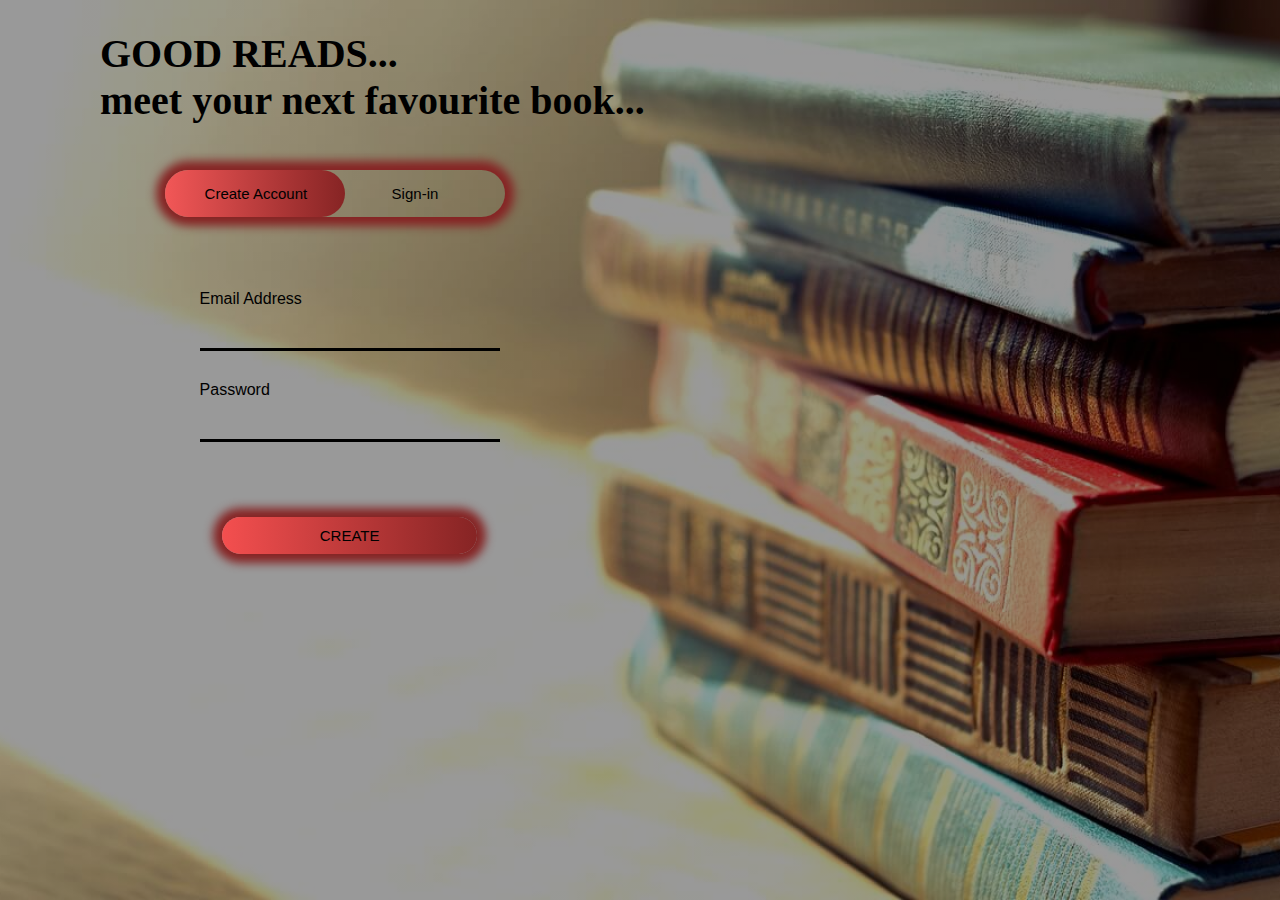
<file: TEMPLATE-BOOKS-SITE-main/index.html>
<html>
    <head>
        <title> book reviews login </title>
        <link rel="stylesheet" href="style.css">

       
        
        <link href="https://fonts.googleapis.com/css?family=Poppins&display=swap" rel="stylesheet">
       
        <link rel="stylesheet" href="https://cdnjs.cloudflare.com/ajax/libs/font-awesome/4.7.0/css/font-awesome.min.css" integrity="sha512-SfTiTlX6kk+qitfevl/7LibUOeJWlt9rbyDn92a1DqWOw9vWG2MFoays0sgObmWazO5BQPiFucnnEAjpAB+/Sw==" crossorigin="anonymous" referrerpolicy="no-referrer" />
       
     
        
    </head>

    <body>

        <div class="hero">
            <h4 class="h4">&ensp;&ensp;&ensp;&ensp;GOOD READS...<br>&ensp;&ensp;&ensp;&ensp;meet your next favourite book...</h4>
            
             <div class="form-box">
                 <div class="button-box">
                     <div id="btn"></div>
                    <button type="button" class="toggle-btn" onclick="login()" style="font-size:15px">Create Account</button>
                    <button type="button" class="toggle-btn"  onclick="register()" style="font-size:15px">Sign-in</button>
                 </div> 
                
                <form id="login" class="input-group"
                    UserName<input type="text" class="input-field"  required>
                    Email Address<input type="text" class="input-field"  required>
                    Password<input type="password" class="input-field"  required>
                    
                    
                    
                    <button  type="submit" class="submit-btn" style="font-size:15px">CREATE</button>
                    
                </form>
                

                <form id="register" class="input-group">
                   UserName<input type="text" class="input-field" required>
                    Password<input type="text" class="input-field"  required>
                
                    <button type="submit" class="submit-btn" style="font-size:15px" > <a href=page2.jpg>SUBMIT</a></button><br>

                    
                </form>
             </div>

             
                
             </div>
             
        </div>
        <script>
            var x=document.getElementById("login");
            var y=document.getElementById("register");
            var z=document.getElementById("btn");

        function register(){
            x.style.left="-400px";
            y.style.left="50px";
            z.style.left="160px";


        }

        function login(){
            x.style.left="50px";
            y.style.left="750px";
            z.style.left="0px";

        }

        </script>
    </body>
</html>
</file>
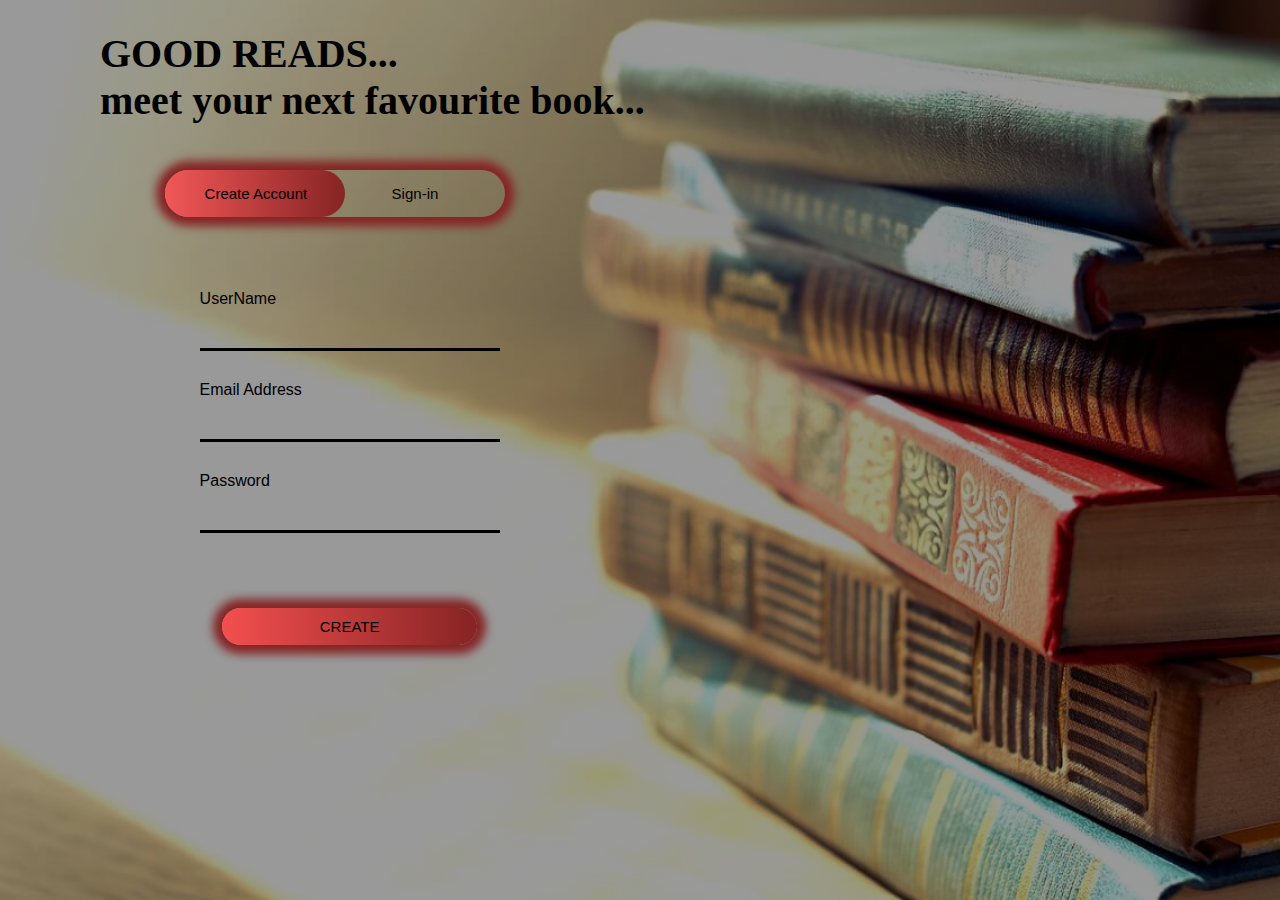
<file: TEMPLATE-BOOKS-SITE-main/login.html>
<html>
    <head>
        <title> book reviews login </title>
        <link rel="stylesheet" href="style.css">

       
        
        <link href="https://fonts.googleapis.com/css?family=Poppins&display=swap" rel="stylesheet">
       
        <link rel="stylesheet" href="https://cdnjs.cloudflare.com/ajax/libs/font-awesome/4.7.0/css/font-awesome.min.css" integrity="sha512-SfTiTlX6kk+qitfevl/7LibUOeJWlt9rbyDn92a1DqWOw9vWG2MFoays0sgObmWazO5BQPiFucnnEAjpAB+/Sw==" crossorigin="anonymous" referrerpolicy="no-referrer" />
       
     
        
    </head>

    <body>

        <div class="hero">
            <h4 class="h4">&ensp;&ensp;&ensp;&ensp;GOOD READS...<br>&ensp;&ensp;&ensp;&ensp;meet your next favourite book...</h4>
            
             <div class="form-box">
                 <div class="button-box">
                     <div id="btn"></div>
                    <button type="button" class="toggle-btn" onclick="login()" style="font-size:15px">Create Account</button>
                    <button type="button" class="toggle-btn"  onclick="register()" style="font-size:15px">Sign-in</button>
                 </div> 
                
                <form id="login" class="input-group">
                    UserName<input type="text" class="input-field"  required>
                    Email Address<input type="text" class="input-field"  required>
                    Password<input type="password" class="input-field"  required>
                    
                    
                    
                    <button  type="submit" class="submit-btn" style="font-size:15px">CREATE</button>
                    
                </form>
                

                <form id="register" class="input-group">
                   UserName<input type="text" class="input-field" required>
                    Password<input type="text" class="input-field"  required>
                
                    <button type="submit" class="submit-btn" style="font-size:15px" > <a href=page2.jpg>SUBMIT</a></button><br>

                    
                </form>
             </div>

             
                
             </div>
             
        </div>
        <script>
            var x=document.getElementById("login");
            var y=document.getElementById("register");
            var z=document.getElementById("btn");

        function register(){
            x.style.left="-400px";
            y.style.left="50px";
            z.style.left="160px";


        }

        function login(){
            x.style.left="50px";
            y.style.left="750px";
            z.style.left="0px";

        }

        </script>
    </body>
</html>
</file>
<file: TEMPLATE-BOOKS-SITE-main/style.css>
@import url('https://fonts.googleapis.com/css2?family=Poppins:wght@700&display=swap');
*{
    margin: 0;
    padding: 0;
    font-family: sans-serif;
}
.hero{
    height: 100%;
    width: 100%;
    background-image:linear-gradient(rgba(0,0,0,0.4),rgba(0,0,0,0.4)), url(1.jpg);
    background-position: center;
    background-size: cover;
    position: absolute;
}

.form-box{
    width: 480px;
    height: 550px;
    position: relative;
    margin: 11% 7%  ;
    background: transparent;
    padding: 5px;
    overflow: hidden;
}

.button-box{
    width: 340px;
    margin: 45px auto;
    margin-top: 5%;
    margin-bottom:2%;
    position: relative;
    box-shadow: 0 0 10px 9px #862424;
    border-radius: 30px;
    
}

.toggle-btn{
    padding: 15px 40px;
    cursor: pointer;
    background: transparent;
    border: 0;
    outline: none;
    position: relative;
}
.h4{
    font-size:40px;
    float: left;
    color: rgb(0, 0, 0);
    margin:10px 20px;
    margin-top: 30px;
    font-family:italian;
    
    
}
#btn{
    top: 0;
    left: 0;
    position: absolute;
    width: 180px;
    height: 100%;
    background: linear-gradient(to right,#f25757,#862424);
    border-radius: 30px;
    transition: .5s;
    
    
}

.social-icons{
    margin: 30px auto;
    text-align: center;
    margin-left: 00%;
}

.social-icon a{
    width: 80px;
    margin: 0 50px;
    box-shadow: 0 0 20px 0 #862424;
    color: #000000;
    border-radius: 50%;
    
}

.ss{
    margin-left:75px
}

.input-group{
    margin-left: 30px;
    margin-top: 10%;
    top: 100px;
    position: absolute;
    width: 300px;
    transition: .5s;
    
   

}

.input-field{
    width: 100%;
    padding: 10px 0;
    margin: 5px 0;
    border-left: 0;
    border-top: 0;
    border-right: 0;
    border-bottom: 3px solid rgb(0, 0, 0);
    outline: none;
    background: transparent;
    
    margin-bottom: 10%;
    color: #000000;
}

.submit-btn{
    width: 85%;
    padding: 10px 30px;
    cursor: pointer;
    display: block;
    margin: auto;
    background: linear-gradient(to right,#f44f4f, #862424);
    border: 0;
    border-radius: 30px;
    margin-top: 15%;
    box-shadow: 0 0 10px 9px #862424;
    
    

}

#login{
    left: 80px;
}

#register{
    left: 550px;
}

a{
    text-decoration: none;
    color: #000000;
}
</file>
